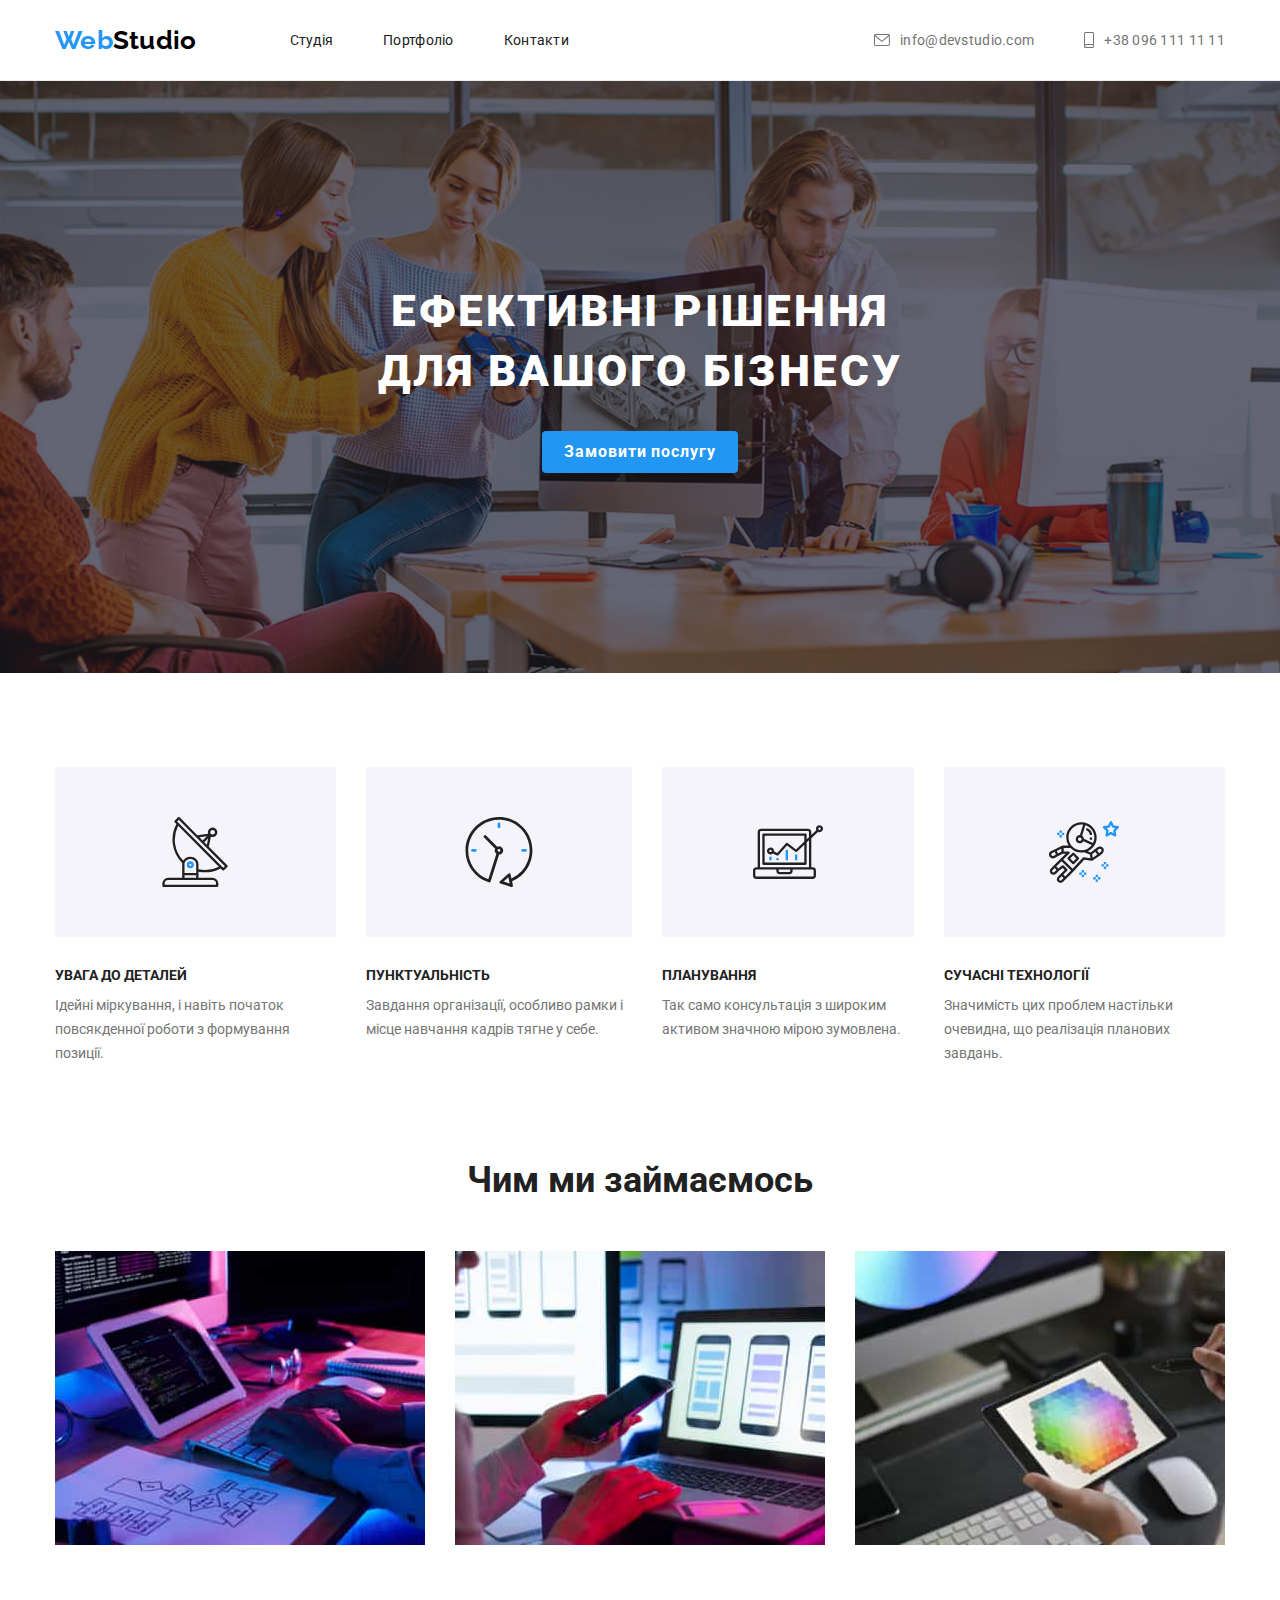
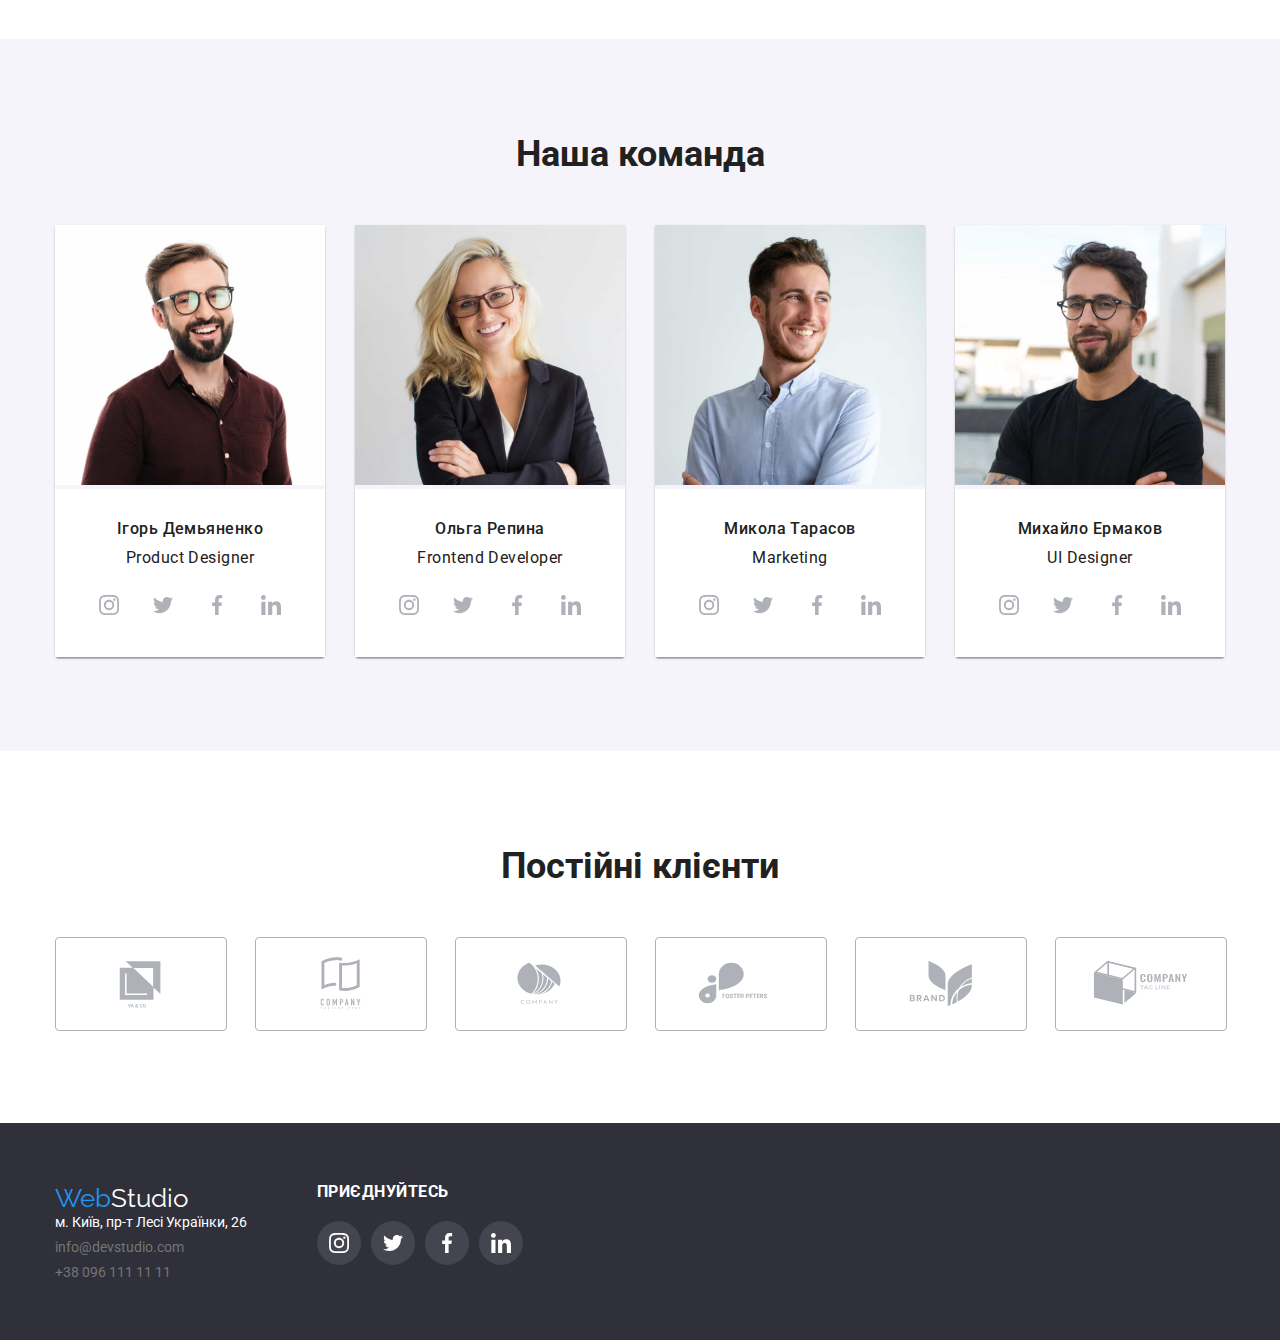
<file: index.html>
<!DOCTYPE html>
<html lang="uk">

<head>
    <meta charset="UTF-8">
    <meta http-equiv="X-UA-Compatible" content="IE=edge">
    <link rel="preconnect" href="https://fonts.googleapis.com">
    <link rel="preconnect" href="https://fonts.gstatic.com" crossorigin>
    <link
        href="https://fonts.googleapis.com/css2?family=Raleway:wght@700&family=Roboto:wght@400;500;700;900&display=swap"
        rel="stylesheet">
    <link rel="stylesheet" href="css/styles.css">
    <title>Студія</title>
</head>

<body>
    <header class="header">
        <div class="conteiner">
            <div class="header-wrapper">
                <a href="index.html" class="logo"><span>Web</span>Studio</a>
                <nav>
                    <ul class="main-menu">
                        <li class="menu-item nav-item">
                            <a href="index.html" class="current">Студія</a>
                        </li>
                        <li class="menu-item nav-item">
                            <a href="portfolio.html" class="current">Портфоліо</a>
                        </li>
                        <li class="menu-item nav-item" class="current">
                            <a href="">Контакти</a>
                        </li>
                </nav>
                <ul class="link-address-menu">
                    <li class="address-menu-item">
                        <a href="mailto:info@devstudio.com" class="header-contacts-link">
                            <svg width="16" height="12" class="header-contacts-icon">
                                <use href="./images/icons.svg#icon-mail"></use>
                            </svg>
                            info@devstudio.com</a>
                    </li>
                    <li class="address-menu-item">
                        <a href="tel:+380961111111" class="header-contacts-link">
                            <svg width="10" height="16" class="header-contacts-icon">
                                <use href="./images/icons.svg#icon-smartphone"></use>
                            </svg>
                            +38 096 111 11 11</a>
                    </li>
                </ul>
            </div>
        </div>
    </header>
    <main>
        <section class="hero">
            <div class="conteiner">
                <h1 class="header-hero">Ефективні рішення <br />для вашого бізнесу</h1>
                <button name="Order" type="button" class="button-hero">Замовити послугу</button>
            </div>
        </section>
        <section class="feature">
            <div class="conteiner">
                <h2 class="feature-head">Наші особливості</h2>
                <ul class="feature-list">
                    <li class="feature-item">
                        <div class="benefits-card-icon">
                            <svg class="feature-icon" width="70" height="70">
                                <use href="./images/icons.svg#antenna"></use>
                            </svg>
                        </div>
                        <h3 class="feature-name">Увага до деталей</h3>
                        <p>Ідейні міркування, і навіть початок повсякденної роботи з формування позиції.</p>
                    </li>
                    <li class="feature-item">
                        <div class="benefits-card-icon">
                            <svg class="feature-icon" width="70" height="70">
                                <use href="./images/icons.svg#clock"></use>
                            </svg>
                        </div>
                        <h3 class="feature-name">Пунктуальність</h3>
                        <p>Завдання організації, особливо рамки і місце навчання кадрів тягне у себе.</p>
                    </li>
                    <li class="feature-item">
                        <div class="benefits-card-icon">
                            <svg class="feature-icon" width="70" height="70">
                                <use href="./images/icons.svg#diagram"></use>
                            </svg>
                        </div>
                        <h3 class="feature-name">Планування</h3>
                        <p>Так само консультація з широким активом значною мірою зумовлена.</p>
                    </li>
                    <li calss="feature-item">
                        <div class="benefits-card-icon">
                            <svg class="feature-icon" width="70" height="70">
                                <use href="./images/icons.svg#astronaut"></use>
                            </svg>
                        </div>
                        <h3 class="feature-name">Сучасні технології</h3>
                        <p>Значимість цих проблем настільки очевидна, що реалізація планових завдань.</p>
                    </li>
                </ul>
            </div>
        </section>
        <section class="services">
            <div class="conteiner">
                <h2 class="services-logo">Чим ми займаємось</h2>
                <ul class="list-services">
                    <li class="services-item">
                        <img src="images/coding.jpg" alt="Робота з кодом" />
                    </li>
                    <li class="services-item">
                        <img src="images/adaptation.jpg" alt="Дизайн сторінки для телефону" />
                    </li>
                    <li class="services-item">
                        <img src="images/color_choice.jpg" alt="Кольорова заливка" />
                    </li>
                </ul>
            </div>
        </section>

        <section class="command">
            <div class="conteiner">
                <h2 class="command-title">Наша команда</h2>
                <ul class="command-list">
                    <li class="command-item">
                        <img src="images/igor_demianchenko.jpg" alt="Ігорь Демьяненко" width="270px" height="260px" />
                        <div class="command-wrapper">
                            <h3 class="team-title">Ігорь Демьяненко</h3>
                            <p class="team-specialist">Product Designer</p>
                            <ul class="social-list">
                                <li class="social-item">
                                    <a class="social-link-icon" href="https://instagram.com" aria-label="instagram"
                                        target="_blank" rel="noopener noreferrer">
                                        <svg class="socials-icon" width="20" height="20">
                                            <use href="./images/icons.svg#instagram"></use>
                                        </svg>
                                    </a>
                                </li>

                                <li class="social-item">
                                    <a class="social-link-icon" href="https://twitter.com" aria-label="Twitter"
                                        target="_blank" rel="noopener noreferrer">
                                        <svg class="socials-icon" width="20" height="20">
                                            <use href="./images/icons.svg#twitter"></use>
                                        </svg>
                                    </a>
                                </li>

                                <li class="social-item">
                                    <a class="social-link-icon" href="https://facebook.com" aria-label="facebook"
                                        target="_blank" rel="noopener noreferrer">
                                        <svg class="socials-icon" width="20" height="20">
                                            <use href="./images/icons.svg#facebook"></use>
                                        </svg>
                                    </a>
                                </li>
                                <li class="social-item">
                                    <a class="social-link-icon" href="https://linkedin.com" aria-label="linkedin"
                                        target="_blank" rel="noopener noreferrer">
                                        <svg class="socials-icon" width="20" height="20">
                                            <use href="./images/icons.svg#linkedin"></use>
                                        </svg>
                                    </a>
                                </li>
                            </ul>
                        </div>
                    </li>
                    <li class="command-item">
                        <img src="images/olga_repina.jpg" alt="Ольга Репина" width="270px" height="260px" />
                        <div class="command-wrapper">
                            <h3 class="team-title">Ольга Репина</h3>
                            <p class="team-specialist">Frontend Developer</p>
                            <ul class="social-list">
                                <li class="social-item">
                                    <a class="social-link-icon" href="https://instagram.com" aria-label="instagram"
                                        target="_blank" rel="noopener noreferrer">
                                        <svg class="socials-icon" width="20" height="20">
                                            <use href="./images/icons.svg#instagram"></use>
                                        </svg>
                                    </a>
                                </li>

                                <li class="social-item">
                                    <a class="social-link-icon" href="https://twitter.com" aria-label="Twitter"
                                        target="_blank" rel="noopener noreferrer">
                                        <svg class="socials-icon" width="20" height="20">
                                            <use href="./images/icons.svg#twitter"></use>
                                        </svg>
                                    </a>
                                </li>

                                <li class="social-item">
                                    <a class="social-link-icon" href="https://facebook.com" aria-label="facebook"
                                        target="_blank" rel="noopener noreferrer">
                                        <svg class="socials-icon" width="20" height="20">
                                            <use href="./images/icons.svg#facebook"></use>
                                        </svg>
                                    </a>
                                </li>
                                <li class="social-item">
                                    <a class="social-link-icon" href="https://linkedin.com" aria-label="linkedin"
                                        target="_blank" rel="noopener noreferrer">
                                        <svg class="socials-icon" width="20" height="20">
                                            <use href="./images/icons.svg#linkedin"></use>
                                        </svg>
                                    </a>
                                </li>
                            </ul>
                        </div>
                    </li>
                    <li class="command-item">
                        <img src="images/mikola_tarasov.jpg" alt="Микола Тарасов" width="270px" height="260px" />
                        <div class="command-wrapper">
                            <h3 class="team-title">Микола Тарасов</h3>
                            <p class="team-specialist">Marketing</p>
                            <ul class="social-list">
                                <li class="social-item">
                                    <a class="social-link-icon" href="https://instagram.com" aria-label="instagram"
                                        target="_blank" rel="noopener noreferrer">
                                        <svg class="socials-icon" width="20" height="20">
                                            <use href="./images/icons.svg#instagram"></use>
                                        </svg>
                                    </a>
                                </li>

                                <li class="social-item">
                                    <a class="social-link-icon" href="https://twitter.com" aria-label="Twitter"
                                        target="_blank" rel="noopener noreferrer">
                                        <svg class="socials-icon" width="20" height="20">
                                            <use href="./images/icons.svg#twitter"></use>
                                        </svg>
                                    </a>
                                </li>

                                <li class="social-item">
                                    <a class="social-link-icon" href="https://facebook.com" aria-label="facebook"
                                        target="_blank" rel="noopener noreferrer">
                                        <svg class="socials-icon" width="20" height="20">
                                            <use href="./images/icons.svg#facebook"></use>
                                        </svg>
                                    </a>
                                </li>
                                <li class="social-item">
                                    <a class="social-link-icon" href="https://linkedin.com" aria-label="linkedin"
                                        target="_blank" rel="noopener noreferrer">
                                        <svg class="socials-icon" width="20" height="20">
                                            <use href="./images/icons.svg#linkedin"></use>
                                        </svg>
                                    </a>
                                </li>
                            </ul>
                        </div>
                    </li>
                    <li class="command-item">
                        <img src="images/mihailo_ermakov.jpg" alt="Михайло Ермаков" width="270px" height="260px" />

                        <div class="command-wrapper">
                            <h3 class="team-title">Михайло Ермаков</h3>
                            <p class="team-specialist">UI Designer</p>
                            <ul class="social-list">
                                <li class="social-item">
                                    <a class="social-link-icon" href="https://instagram.com" aria-label="instagram"
                                        target="_blank" rel="noopener noreferrer">
                                        <svg class="socials-icon" width="20" height="20">
                                            <use href="./images/icons.svg#instagram"></use>
                                        </svg>
                                    </a>
                                </li>

                                <li class="social-item">
                                    <a class="social-link-icon" href="https://twitter.com" aria-label="Twitter"
                                        target="_blank" rel="noopener noreferrer">
                                        <svg class="socials-icon" width="20" height="20">
                                            <use href="./images/icons.svg#twitter"></use>
                                        </svg>
                                    </a>
                                </li>

                                <li class="social-item">
                                    <a class="social-link-icon" href="https://facebook.com" aria-label="facebook"
                                        target="_blank" rel="noopener noreferrer">
                                        <svg class="socials-icon" width="20" height="20">
                                            <use href="./images/icons.svg#facebook"></use>
                                        </svg>
                                    </a>
                                </li>
                                <li class="social-item">
                                    <a class="social-link-icon" href="https://linkedin.com" aria-label="linkedin"
                                        target="_blank" rel="noopener noreferrer">
                                        <svg class="socials-icon" width="20" height="20">
                                            <use href="./images/icons.svg#linkedin"></use>
                                        </svg>
                                    </a>
                                </li>
                            </ul>
                        </div>
            </div>
        </section>
        <section class="section-client">
            <div class="conteiner">
                <h2 class="client-title">Постійні клієнти</h2>
                <ul class="client-list">
                    <li class="client-item">
                        <a class="client-link" href="#">
                            <svg class="client-icon" width="106" height="60">
                                <use href="./images/icons.svg#logo-1"></use>
                            </svg>
                        </a>
                    </li>
                    <li class="client-item">
                        <a class="client-link" href="#">
                            <svg class="client-icon" width="106" height="60">
                                <use href="./images/icons.svg#logo-2"></use>
                            </svg>
                        </a>
                    </li>
                    <li class="client-item">
                        <a class="client-link" href="#">
                            <svg class="client-icon" width="106" height="60">
                                <use href="./images/icons.svg#logo-3"></use>
                            </svg>
                        </a>
                    </li>
                    <li class="client-item">
                        <a class="client-link" href="#">
                            <svg class="client-icon" width="106" height="60">
                                <use href="./images/icons.svg#logo-4"></use>
                            </svg>
                        </a>
                        </a>
                    </li>
                    <li class="client-item">
                        <a class="client-link" href="#">
                            <svg class="client-icon" width="106" height="60">
                                <use href="./images/icons.svg#logo-5"></use>
                            </svg>
                        </a>
                    </li>
                    <li class="client-item">
                        <a class="client-link" href="#">
                            <svg class="client-icon" width="106" height="60">
                                <use href="./images/icons.svg#logo-6"></use>
                            </svg>
                        </a>
                    </li>
                </ul>
            </div>
        </section>
    </main>
    <footer class="footer">
        <div class="conteiner footer-flex">
            <div>
                <a href="index.html" class="logo-footer"><span>Web</span>Studio</a>
                <address class="address-footer">
                    <a href="https://www.google.com/maps/place/бул.+Леси+Украинки,+26,+Киев,+02000/"
                        class="address-shop">
                        м. Київ, пр-т Лесі Українки, 26
                    </a>
                    <a href="mailto: info@devstudio.com" class="email_address">info@devstudio.com</a>
                    <a href="tel:+380961111111" class="phone_footer">+38 096 111 11 11</a>
                </address>
            </div>
            <div class="footer-conteiner">
                <p class="footer-socials-text">Приєднуйтесь</p>
                <ul class="footer-socials-list">
                    <li class="footer-socials-item">
                        <a class="footer-socials-link" href="https://instagram.com">
                            <svg class="footer-socials-icon" width="20" height="20">
                                <use href="./images/icons.svg#instagram"></use>
                            </svg>
                        </a>
                    </li>
                    <li class="footer-socials-item">
                        <a class="footer-socials-link" href="https://twitter.com">
                            <svg class="footer-socials-icon" width="20" height="20" , viewBox="0 0 32 32">
                                <path
                                    d="M32 6.080c-1.12 0.48-2.4 0.8-3.84 0.96 1.347-0.785 2.365-2.010 2.867-3.475l0.013-0.045c-1.28 0.8-2.56 1.28-4.16 1.6-1.201-1.288-2.908-2.091-4.803-2.091-3.623 0-6.56 2.937-6.56 6.56 0 0.515 0.059 1.015 0.171 1.496l-0.009-0.044c-5.44-0.32-10.24-2.88-13.44-6.88-0.562 0.947-0.894 2.088-0.894 3.307 0 2.289 1.173 4.305 2.95 5.478l0.025 0.015c-1.117-0.011-2.163-0.306-3.072-0.817l0.032 0.017c0 3.2 2.24 5.92 5.28 6.4-0.553 0.173-1.188 0.272-1.847 0.272-0.422 0-0.835-0.041-1.234-0.119l0.040 0.007c0.96 2.72 3.2 4.64 6.24 4.64-2.212 1.759-5.047 2.822-8.129 2.822-0.575 0-1.141-0.037-1.697-0.109l0.066 0.007c2.88 1.92 6.4 2.72 10.080 2.72 0.003 0 0.007 0 0.011 0 10.25 0 18.56-8.31 18.56-18.56 0-0.225-0.004-0.449-0.012-0.672l0.001 0.032c1.44-0.96 2.4-2.080 3.36-3.36z">
                                </path>
                            </svg>
                        </a>
                    </li>
                    <li class="footer-socials-item">
                        <a class="footer-socials-link" href="https://facebook.com">
                            <svg class="footer-socials-icon" width="20" height="20">
                                <use href="./images/icons.svg#facebook"></use>
                            </svg>
                        </a>
                    </li>
                    <li class="footer-socials-item">
                        <a class="footer-socials-link" href="https://linkedin.com">
                            <svg class="footer-socials-icon" width="20" height="20">
                                <use href="./images/icons.svg#linkedin"></use>
                            </svg>
                        </a>
                    </li>
                </ul>
            </div>
        </div>
    </footer>
</body>

</html>
</file>
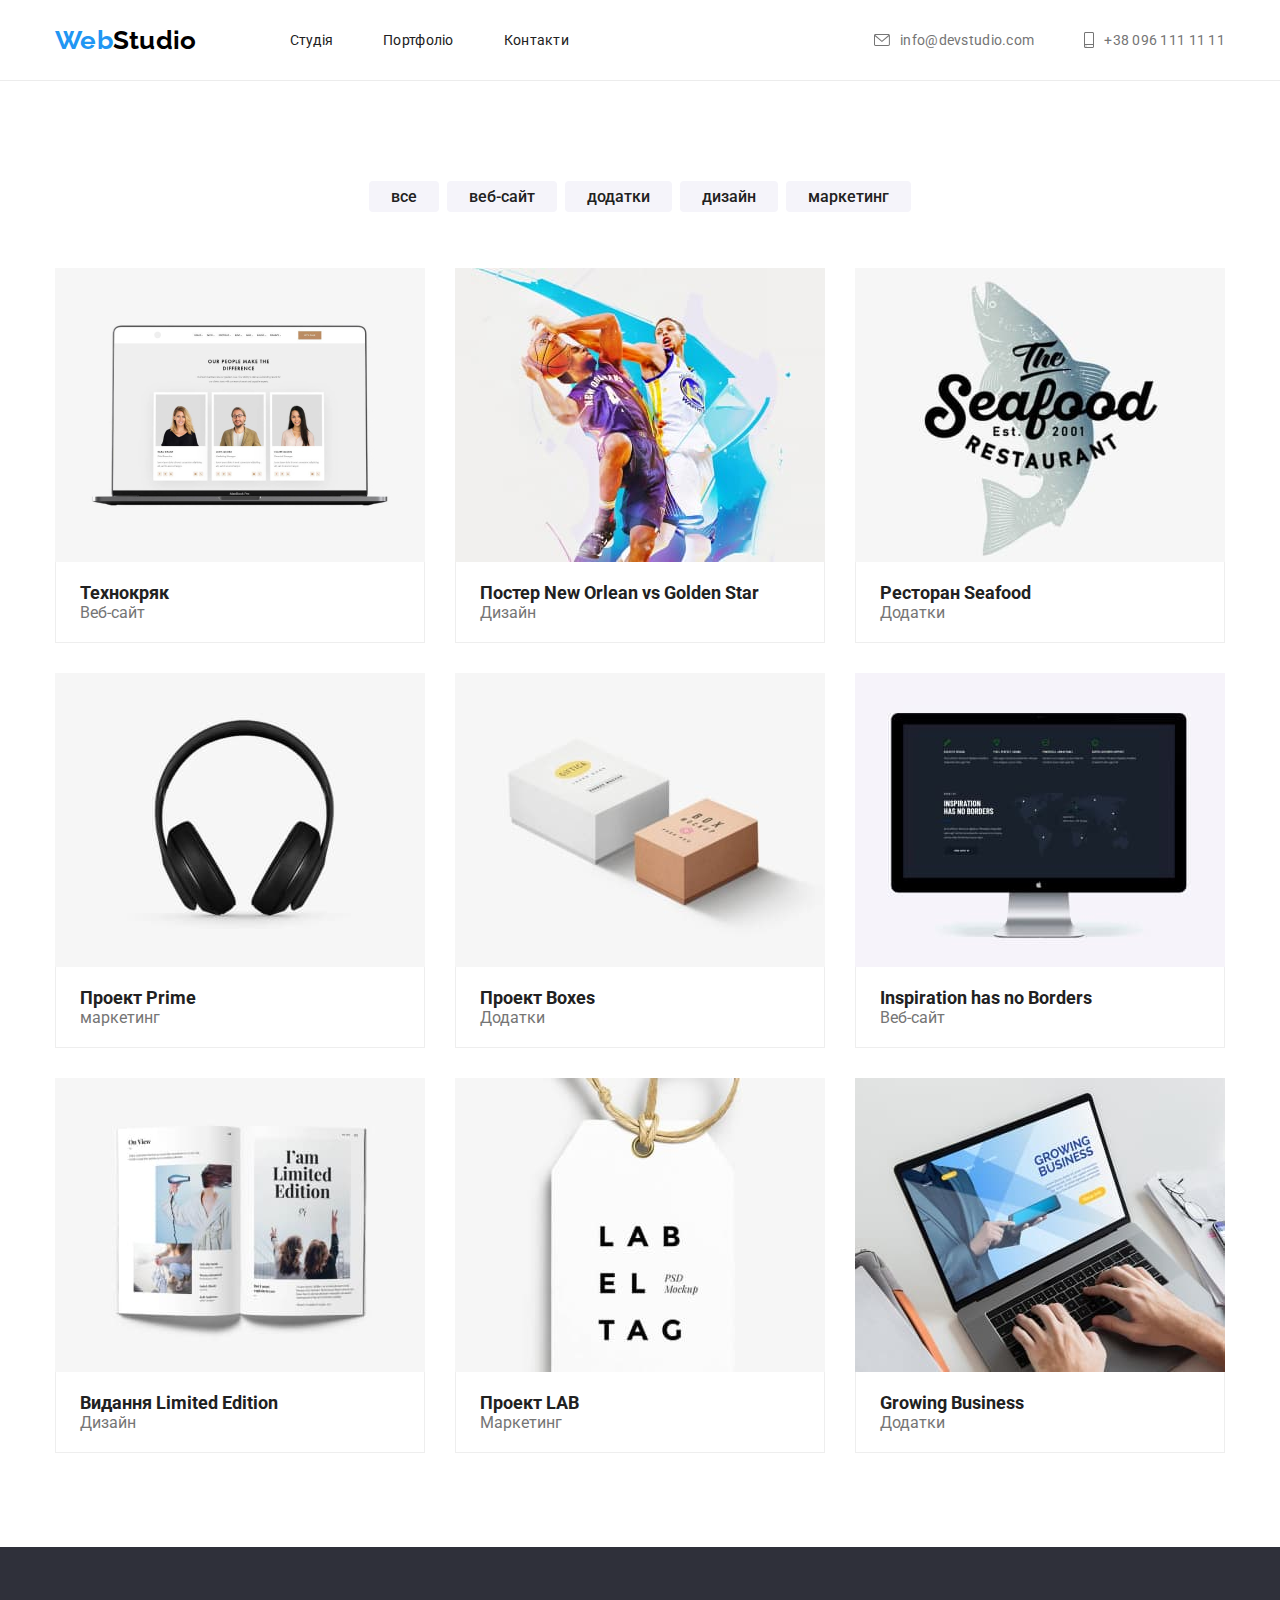
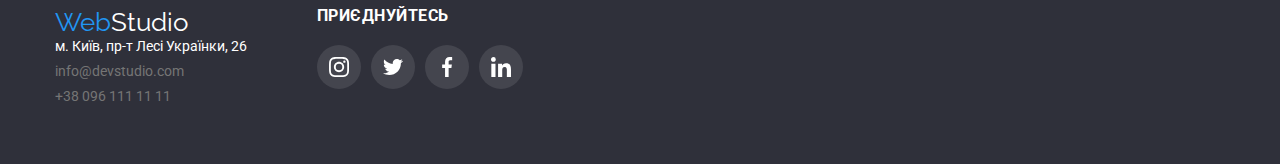
<file: portfolio.html>
<!DOCTYPE html>
<html lang="uk">

<head>
    <meta charset="UTF-8">
    <meta http-equiv="X-UA-Compatible" content="IE=edge">
    <meta name="viewport" content="width=device-width, initial-scale=1.0">
    <link rel="preconnect" href="https://fonts.googleapis.com">
    <link rel="preconnect" href="https://fonts.gstatic.com" crossorigin>
    <link
        href="https://fonts.googleapis.com/css2?family=Raleway:wght@700&family=Roboto:wght@400;500;700;900&display=swap"
        rel="stylesheet">
    <link rel="stylesheet" href="css/styles.css">
    <title>Портфоліо</title>
</head>

<body>
    <header class="header">
        <div class="conteiner">
            <div class="header-wrapper">
                <a href="index.html" class="logo"><span>Web</span>Studio</a>
                <nav>
                    <ul class="main-menu">
                        <li class="menu-item">
                            <a href="index.html" class="current">Студія</a>
                        </li>
                        <li class="menu-item">
                            <a href="portfolio.html" class="current">Портфоліо</a>
                        </li>
                        <li class="menu-item" class="current">
                            <a href="">Контакти</a>
                        </li>
                </nav>
                <ul class="link-address-menu">
                    <li class="address-menu-item">
                        <a href="mailto:info@devstudio.com" class="header-contacts-link">
                            <svg width="16" height="12" class="header-contacts-icon">
                                <use href="./images/icons.svg#icon-mail"></use>
                            </svg>
                            info@devstudio.com</a>
                    </li>
                    <li class="address-menu-item">
                        <a href="tel:+380961111111" class="header-contacts-link">
                            <svg width="10" height="16" class="header-contacts-icon">
                                <use href="./images/icons.svg#icon-smartphone"></use>
                            </svg>
                            +38 096 111 11 11</a>
                    </li>
                </ul>
            </div>
        </div>
    </header>
    <main>
        <section>
            <div class="conteiner">
                <div class="conteiner">
                    <ul class="list-filter-buttons-portfolio">
                        <li>
                            <button name="all" type="button">все</button>
                        </li>
                        <li>
                            <button name="website" type="button">веб-сайт</button>
                        </li>
                        <li>
                            <button name="applications" type="button">додатки</button>
                        </li>
                        <li>
                            <button name="Design" type="button">дизайн</button>
                        </li>
                        <li>
                            <button name="Marketing" type="button">маркетинг</button>
                        </li>
                    </ul>
                </div>
        </section>
        <section class="section-services">
            <div class="conteiner">
                <ul class="list-services-portfolio">
                    <li class="item-services">
                        <a href="" class="item-services-card">
                            <img src="images/technologies.jpg" alt="Послуга Технокряк" width="370px" height="294px">
                            <div class="service_info">
                                <h4>Технокряк</h4>
                                <p>Веб-сайт</p>
                            </div>
                        </a>
                    </li>

                    <li class="item-services">
                        <a href="" class="item-services-card">
                            <img src="images/marketing.jpg" alt="Послуга Дизайн" width="370px" height="294px">
                            <div class="service_info">
                                <h4>Постер New Orlean vs Golden Star</h4>
                                <p>Дизайн</p>
                            </div>
                        </a>
                    </li>

                    <li class="item-services">
                        <a href="" class="item-services-card">
                            <img src="images/restaurant.jpg" alt="Ресторан Seafood" width="370px" height="294px">
                            <div class="service_info">
                                <h4>Ресторан Seafood</h4>
                                <p>Додатки</p>
                            </div>
                        </a>
                    </li>

                    <li class="item-services">
                        <a href="" class="item-services-card">
                            <img src="images/project_prime.jpg" alt="Послуга маркетинг" width="370px" height="294px">
                            <div class="service_info">
                                <h4>Проект Prime</h4>
                                <p>маркетинг</p>
                            </div>
                        </a>
                    </li>

                    <li class="item-services">
                        <a href="" class="item-services-card">
                            <img src="images/projects_box.jpg" alt="Проект Boxes" width="370px" height="294px">
                            <div class="service_info">
                                <h4>Проект Boxes</h4>
                                <p>Додатки</p>
                            </div>
                        </a>
                    </li>

                    <li class="item-services">
                        <a href="" class="item-services-card">
                            <img src="images/Inspiration.jpg" alt="Inspiration has no Borders" width="370px"
                                height="294px">
                            <div class="service_info">
                                <h4>Inspiration has no Borders</h4>
                                <p>Веб-сайт</p>
                            </div>
                        </a>
                    </li>

                    <li class="item-services">
                        <a href="" class="item-services-card">
                            <img src="images/products_limited_edition.jpg" alt="Видання Limited Edition" width="370px"
                                height="294px">
                            <div class="service_info">
                                <h4>Видання Limited Edition</h4>
                                <p>Дизайн</p>
                            </div>
                        </a>
                    </li>

                    <li class="item-services">
                        <a href="" class="item-services-card">
                            <img src="images/project_LBA.jpg" alt="Проект LAB" width="370px" height="294px">
                            <div class="service_info">
                                <h4>Проект LAB</h4>
                                <p>Маркетинг</p>
                            </div>
                        </a>
                    </li>

                    <li class="item-services">
                        <a href="" class="item-services-card">
                            <img src="images/growing_business.jpg" alt="Growing Business" width="370px" height="294px">
                            <div class="service_info">
                                <h4>Growing Business</h4>
                                <p>Додатки</p>
                            </div>
                        </a>
                    </li>
                </ul>
            </div>
        </section>
    </main>
    <footer class="footer">
        <div class="conteiner footer-flex">
            <div>
                <a href="index.html" class="logo-footer"><span>Web</span>Studio</a>
                <address class="address-footer">
                    <a href="https://www.google.com/maps/place/бул.+Леси+Украинки,+26,+Киев,+02000/"
                        class="address-shop">
                        м. Київ, пр-т Лесі Українки, 26
                    </a>
                    <a href="mailto: info@devstudio.com" class="email_address">info@devstudio.com</a>
                    <a href="tel:+380961111111" class="phone_footer">+38 096 111 11 11</a>
                </address>
            </div>
            <div class="footer-conteiner">
                <p class="footer-socials-text">Приєднуйтесь</p>
                <ul class="footer-socials-list">
                    <li class="footer-socials-item">
                        <a class="footer-socials-link" href="https://instagram.com">
                            <svg class="footer-socials-icon" width="20" height="20">
                                <use href="./images/icons.svg#instagram"></use>
                            </svg>
                        </a>
                    </li>
                    <li class="footer-socials-item">
                        <a class="footer-socials-link" href="https://twitter.com">
                            <svg class="footer-socials-icon" width="20" height="20" , viewBox="0 0 32 32">
                                <path
                                    d="M32 6.080c-1.12 0.48-2.4 0.8-3.84 0.96 1.347-0.785 2.365-2.010 2.867-3.475l0.013-0.045c-1.28 0.8-2.56 1.28-4.16 1.6-1.201-1.288-2.908-2.091-4.803-2.091-3.623 0-6.56 2.937-6.56 6.56 0 0.515 0.059 1.015 0.171 1.496l-0.009-0.044c-5.44-0.32-10.24-2.88-13.44-6.88-0.562 0.947-0.894 2.088-0.894 3.307 0 2.289 1.173 4.305 2.95 5.478l0.025 0.015c-1.117-0.011-2.163-0.306-3.072-0.817l0.032 0.017c0 3.2 2.24 5.92 5.28 6.4-0.553 0.173-1.188 0.272-1.847 0.272-0.422 0-0.835-0.041-1.234-0.119l0.040 0.007c0.96 2.72 3.2 4.64 6.24 4.64-2.212 1.759-5.047 2.822-8.129 2.822-0.575 0-1.141-0.037-1.697-0.109l0.066 0.007c2.88 1.92 6.4 2.72 10.080 2.72 0.003 0 0.007 0 0.011 0 10.25 0 18.56-8.31 18.56-18.56 0-0.225-0.004-0.449-0.012-0.672l0.001 0.032c1.44-0.96 2.4-2.080 3.36-3.36z">
                                </path>
                            </svg>
                        </a>
                    </li>
                    <li class="footer-socials-item">
                        <a class="footer-socials-link" href="https://facebook.com">
                            <svg class="footer-socials-icon" width="20" height="20">
                                <use href="./images/icons.svg#facebook"></use>
                            </svg>
                        </a>
                    </li>
                    <li class="footer-socials-item">
                        <a class="footer-socials-link" href="https://linkedin.com">
                            <svg class="footer-socials-icon" width="20" height="20">
                                <use href="./images/icons.svg#linkedin"></use>
                            </svg>
                        </a>
                    </li>
                </ul>
            </div>
        </div>
    </footer>
</body>

</html>
</file>
<file: css/styles.css>
:root{
    --color-blue: #2196F3;
    --color-white: #FFFFFF;
    --color-dark: #212121;
    --color-light: #757575;
    --bg-gradient-color: rgba(47, 48, 58, 0.4);
	--bcg-btn-active-color: #188CE8;
    --bg-dark: #2F303A;

    --text-font: 'Raleway';

    --weight-regular: 400;
    --weight-medium: 500;
    --weight-bold: 700;
    --weight-black: 900;

}

svg:not(:root) {
    overflow: hidden;
}

h1, h2, h3, h4, p,
ul, li
 {
    margin: 0;
    padding: 0;
}

body{
    color:#212121;    ;
    font-family: Roboto, fantasy;
    padding: 0;
    margin:0 ;
}


.conteiner{
    box-sizing: border-box;
    max-width: 1200px;
    width: 100%;
    height: auto;
    margin: 0 auto;
    padding: 0 15px;
}

.header {
    font-weight: var(--weight-medium);
    font-size: 14px;
    line-height: 1.15;
    letter-spacing: 0.02em;
    border-bottom: 1px solid #ECECEC;
}


.logo{
    font-family: var(--text-font);
    font-style: normal;
    font-weight: var(--weight-bold);
    font-size: 26px;
    line-height: 31px;
    color: #000000;
    text-decoration: none;
    margin-right: 93px;
}

.logo span{
    font-family: var(--color-blue);
    font-style: normal;
    font-weight: var(--weight-bold);
    font-size: 26px;
    color: var(--color-blue);
}

.header-wrapper {
    display: flex;
    align-items: center;
    height: 80px;
}

.main-menu{
    list-style-type: none;
    display:flex;
    align-items: center;
}

.main-menu a{
    font-style: normal;
    font-weight: var(--weight-regular);
    font-size: 14px;
    text-decoration: none;
    color: var(--color-dark);
}

.main-menu a:hover{
    color:var(--color-blue);
}

.menu-item{
    margin-right: 50px;
}
.menu-item:last-child {
    margin-right: 0;
}

.address-menu-item{
    margin-right: 50px;
}
.address-menu-item:last-child {
    margin-right: 0;
}

.link-address-menu{
    list-style-type: none;
    display:flex;
    align-items: center;
    margin-left:auto;
}

.header-contacts-link{
    font-style: normal;
    font-weight: var(--weight-regular);
    font-size: 14px;
    text-decoration: none;
    color:var(--color-light);
}

.header-contacts-link:focus,
.header-contacts-link:hover{
    color:var(--color-blue);    
}

.header-contacts-link {
	display: flex;
	align-items: center;
	padding-top: 32px;
	padding-bottom: 32px;
}


.header-contacts-icon {
    fill: currentColor;
	margin-right: 10px;
}

.header-contacts-icon:hover,
.header-contacts-icon:focus{
	fill: var(--color-blue);
}

.hero{
    background-color: var(--accent-bg-cl);
    padding-top: 200px;
    padding-bottom: 200px;
    background-image: linear-gradient(to right, rgba(47, 48, 58, 0.4), rgba(47, 48, 58, 0.4)),
      url(../images/hero-img.jpg);
    background-position: center;
    background-repeat: no-repeat;
    background-size: cover;
    max-width: 1600px;
    margin-left: auto;
    margin-right: auto;
}

.header-hero{
    font-weight: 900;
    font-size: 44px;
    line-height: calc(60 / 44);
    text-align: center;
    letter-spacing: 0.06em;
    text-transform: uppercase;
    color: var(--color-white);
    width: 696px;
    margin-left: auto;
    margin-right: auto;
    margin-bottom: 30px;
}

.button-hero{
    font-family: inherit;
    font-weight: 700;
    font-size: 16px;
    line-height: calc(30 / 16);
    display: flex;
    align-items: center;
    text-align: center;
    cursor: pointer;
    letter-spacing: 0.06em;
    padding: 6px 22px;
    margin-left: auto;
    margin-right: auto;
    border: none;
    box-shadow: 0px 4px 4px rgba(0, 0, 0, 0.15);
    border-radius: 4px;
    transition: background-color 250ms cubic-bezier(0.4, 0, 0.2, 1);;
    color: var(--color-white);
    background-color: var(--color-blue);
}

.button-hero:hover,
.button-hero:focus {
	background-color: var(--bcg-btn-active-color);
}

.feature{
    padding-bottom: 94px;
    padding-top: 94px;
}
.feature-head{
    display:none;
}

.feature-list{
    list-style: none;
    display: flex;
    justify-content: space-between;
}

.feature-list p{
    font-style: normal;
    font-weight: var(--weight-regular);
    line-height: 24px;
    font-size: 14px;
    color:var(--color-light);
}

.feature-list h3{
    font-style: normal;
    font-weight: var(--weight-bold);
    font-size: 14px;
}

.feature-item{
    margin-right: 30px;
}

.feature-item:last-child{
    margin-right:0px;

}

.feature-name{
    margin-bottom: 10px;
    text-transform: uppercase;
}

.benefits-card-icon {
    background-color: rgba(245, 244, 250, 1);
    margin-bottom: 30px;
    display: flex;
    align-items: center;
    justify-content: center;
    height: 120px;
    border: none;
    padding-top: 25px;
    padding-bottom: 25px;
  }

.feature-icon-item {
    display: flex;
    justify-content: center;
    align-items: center;
    width: 270px;
    height: 120px;
    background-color: #f5f4fa;
    border-radius: 4px;
    margin-bottom: 30px;
}

/* Services */


.services{
    padding-bottom: 94px;
}

.services-logo{
    font-style: normal;
    font-weight: var(--weight-bold);
    font-size: 36px;
    text-align: center;
    padding-bottom: 50px;
}

.list-services{
    list-style-type: none;
    display: flex;
    align-items: center;
}
.services-item{
    margin-right: 30px;
    width: 370px;
    height: 294px;
}

.services-item:last-child{
    margin-right: 0px;
}


/* Command */

.command{
    padding-top: 94px;
    padding-bottom: 94px;
    background-color:#f5f4fa;
}

.command-title{
    font-style: normal;
    font-weight: var(--weight-bold);
    font-size: 36px;
    text-align: center;
    padding-bottom: 50px;
}

.command-list{
    list-style-type: none;
    display: flex;
}

.team-title{
    font-style: normal;
    font-weight: var(--weight-medium);
    font-size: 16px;
    margin-bottom: 10px;
}

.team-specialist{
    font-style: normal;
    letter-spacing: 0.03em;
    font-weight: var(--weight-regular);
    font-size: 16px;
    margin-bottom: 16px;
}

.command-item{
    text-align: center;
    letter-spacing: 0.03em;
    box-shadow: 0 1px 3px rgba(0, 0, 0, 0.12), 0 1px 1px rgba(0, 0, 0, 0.14), 0 2px 1px rgba(0, 0, 0, 0.2);
    border-radius: 0 0 4px 4px;
    width: 270px;
    margin-right: 30px;
}

.command-item:last-child{
    margin-right: 0px;
}

.command-wrapper{
    background-color: var(--color-white);
    padding: 30px 15px;
}

.social-list{
    list-style: none;
    display: flex;
    justify-content: center;
    gap: 10px;
}

.social-link-icon, .social-item{
    display: flex;
    align-items: center;
    justify-content: center;

    width: 44px;
    height: 44px;
    transition: color 1s ease, margin 1s ease;
    color: #afb1b8;
    background-color: var(--color-white);
    border-radius: 50%;
}

.socials-icon{
    fill: currentColor;
  }

.social-link-icon:hover,
.social-link-icon:focus {
  color: var(--color-white);
  background-color: var(--color-blue);
}


.section-client{
    padding-top: 94px;
    padding-bottom: 94px;
    align-items: center;
}

.client-title {
    font-weight: 700;
    font-size: 36px;
    line-height: 42px;
    text-align: center;
    margin-bottom: 50px;
  }
  
  .client-list {
    list-style: none;
    display: flex;
    gap: 30px;
    --items: 6;
  }
  .client-item {
    width: 170px;
    height: 92px;
  }
  
  .client-link {
    display: flex;
    justify-content: center;
    align-items: center;
    border: 1px solid #afb1b8;
    border-radius: 4px;
    width: 100%;
    height: 100%;
    color: #afb1b8;
  }
  
  .client-link:hover,
  .client-link:focus {
    color: #2196f3;
    border: 1px solid #2196f3;
  }
  
  .client-icon {
    fill: currentColor;
  }


.footer{
    background-color: var(--bg-dark);
    padding: 60px 0;
}

.logo-footer{
    font-family: var(--text-font);
    font-style: normal;
    font-weight: var(--weight-regular);
    font-size: 26px;
    line-height: 31px;
    color: var(--color-white);
    text-decoration: none;
    margin-bottom: 20px;
}
.logo-footer span{
    color:var(--color-blue);
}
.address-footer{
    display: flex;
    flex-direction: column;
    gap:9px;
}


.email_address, 
.phone_footer{
    font-style: normal;
    font-weight: var(--weight-regular);
    font-size: 14px;
    text-decoration: none;
    color:var(--color-light); 
}

.address-footer a:hover{
    color:var(--color-blue);
}

.address-shop{
    font-style: normal;
    font-weight: var(--weight-regular);
    font-size: 14px;
    text-decoration: none;
    color:var(--color-white);
}

.address-shop:hover{
    color: var(--color-blue);
}

.footer-socials-text {
    font-weight: 700;
    line-height: calc(16 / 14);
    letter-spacing: 0.03em;
    text-transform: uppercase;
    color: var(--color-white);
    margin-bottom: 20px;
  }
  .footer-socials-list {
    list-style: none;
    display: flex;
    justify-content: center;
    gap: 10px;
  }
  
  /* .footer-socials-item*/


.footer-flex{
    display: flex;
    gap: 70px;
}

  .footer-socials-link {

    display: flex;
    align-items: center;
    justify-content: center;
    width: 44px;
    height: 44px;
    list-style: none;
    border-radius: 50%;
  
    color: var(--color-white);
    background-color: rgba(255, 255, 255, 0.1);
  }
  
  .footer-socials-link:hover,
  .footer-socials-link:focus {
    background-color: #2196f3;
  }
  .footer-socials-icon {
    fill: currentColor;
  }


/*portfolio.html*/

.section-services{
    padding-bottom: 94px;
}

.list-filter-buttons-portfolio{
    list-style-type: none;
    display: flex;
    padding-top:100px;
    padding-bottom: 56px;
    justify-content: center;
    gap: 8px;
}

.list-filter-buttons-portfolio button{
    font-family: 'Roboto';
    font-style: normal;
    font-weight: var(--weight-medium);
    font-size: 16px;
    color: var(--color-dark);
    background-color:#F5F4FA;
    border: none;
    border-radius: 4px;
    cursor: pointer;
    padding: 6px 22px;
}

.list-filter-buttons-portfolio button:hover{
    color: #FFFFFF;
    background-color: var(--color-blue);
    border: none;
    border-radius: 4px;
}

.list-services-portfolio{
    list-style-type: none;
    display:flex;
    flex-wrap: wrap;
    gap: 30px;
}

.item-services{
    width: 370px;
}

.item-services-card{
    text-decoration: none;
    color: var(--color-dark);
    display: flex;
    flex-direction: column;
}

.service_info{
    padding: 20px 24px;
    border: 1px solid #EEEEEE;
    border-top: none;
}

.list-services-portfolio h4{
    font-style: normal;
    font-weight: var(--weight-bold);
    font-size: 18px;
}

.list-services-portfolio p{
    font-style: normal;
    font-weight: var(--weight-regular);
    font-size: 16px;
    color:var(--color-light);
    width: 370px;
}
</file>
